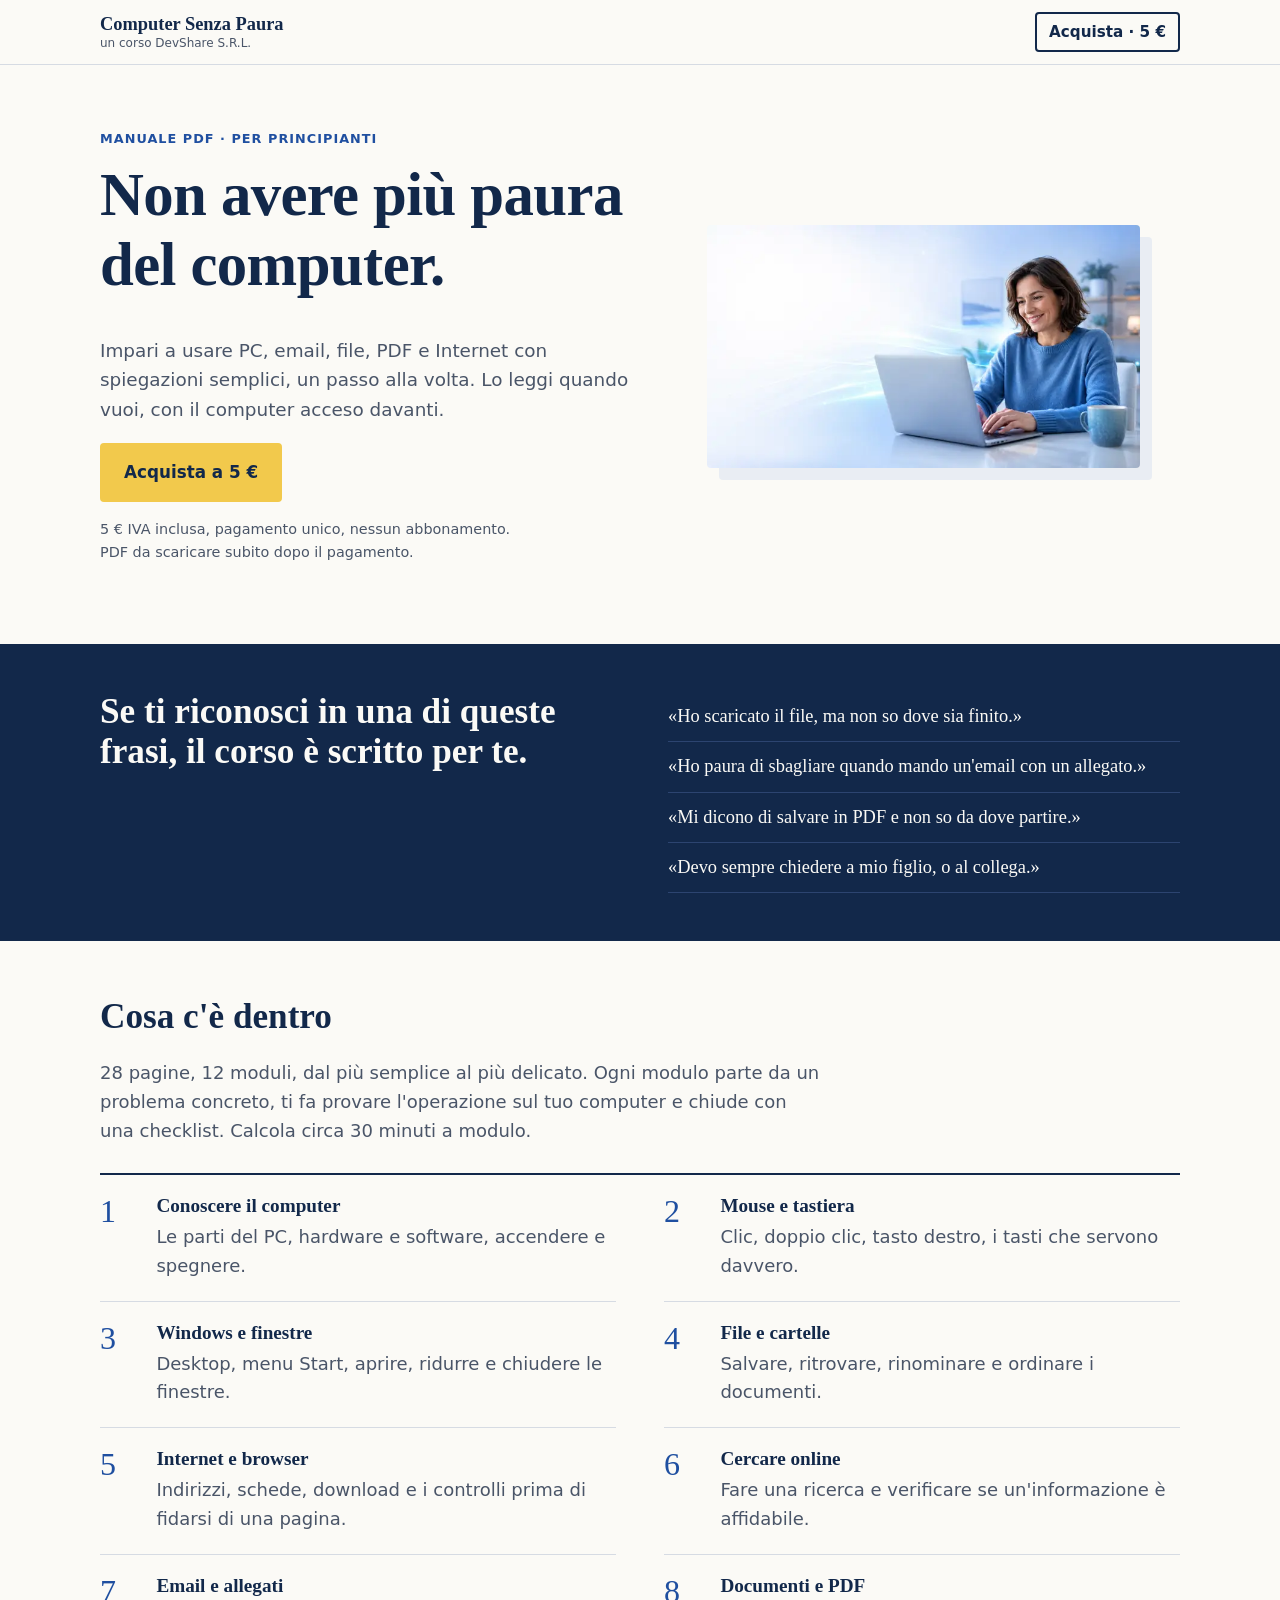
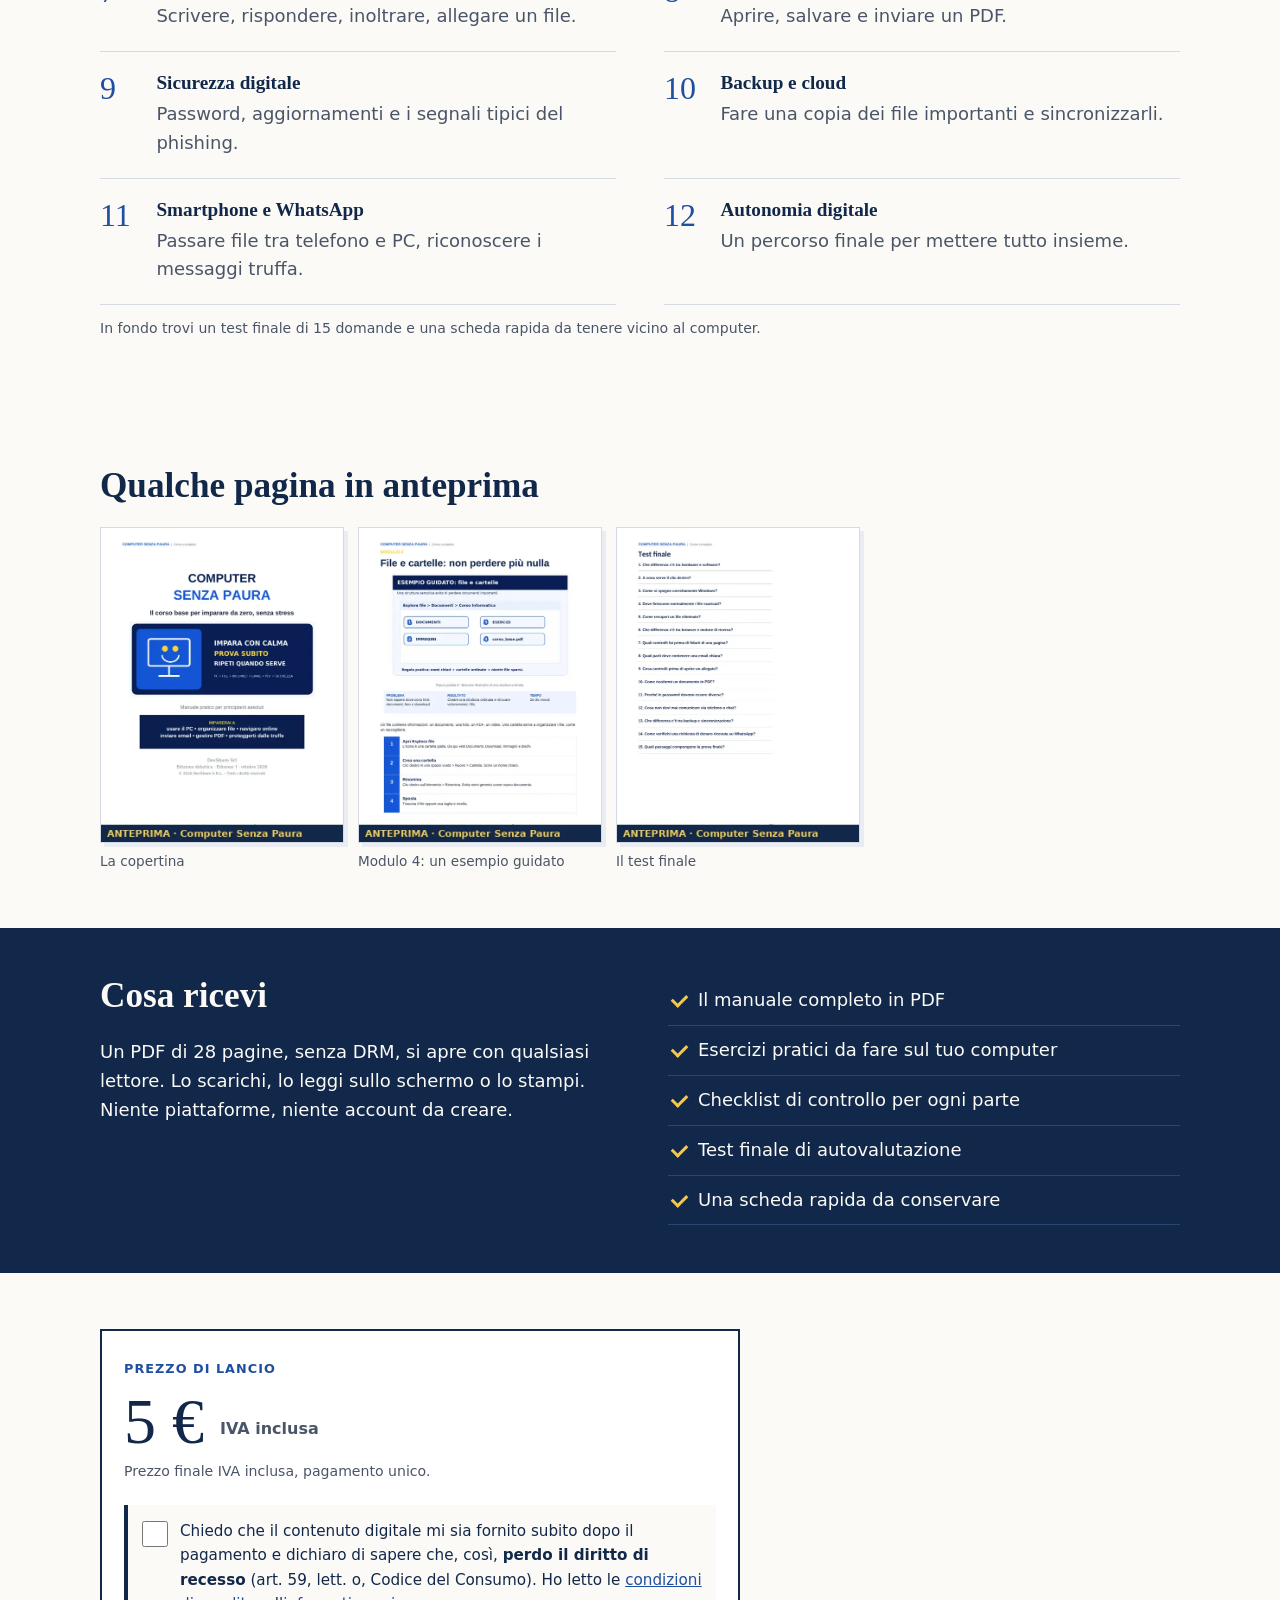
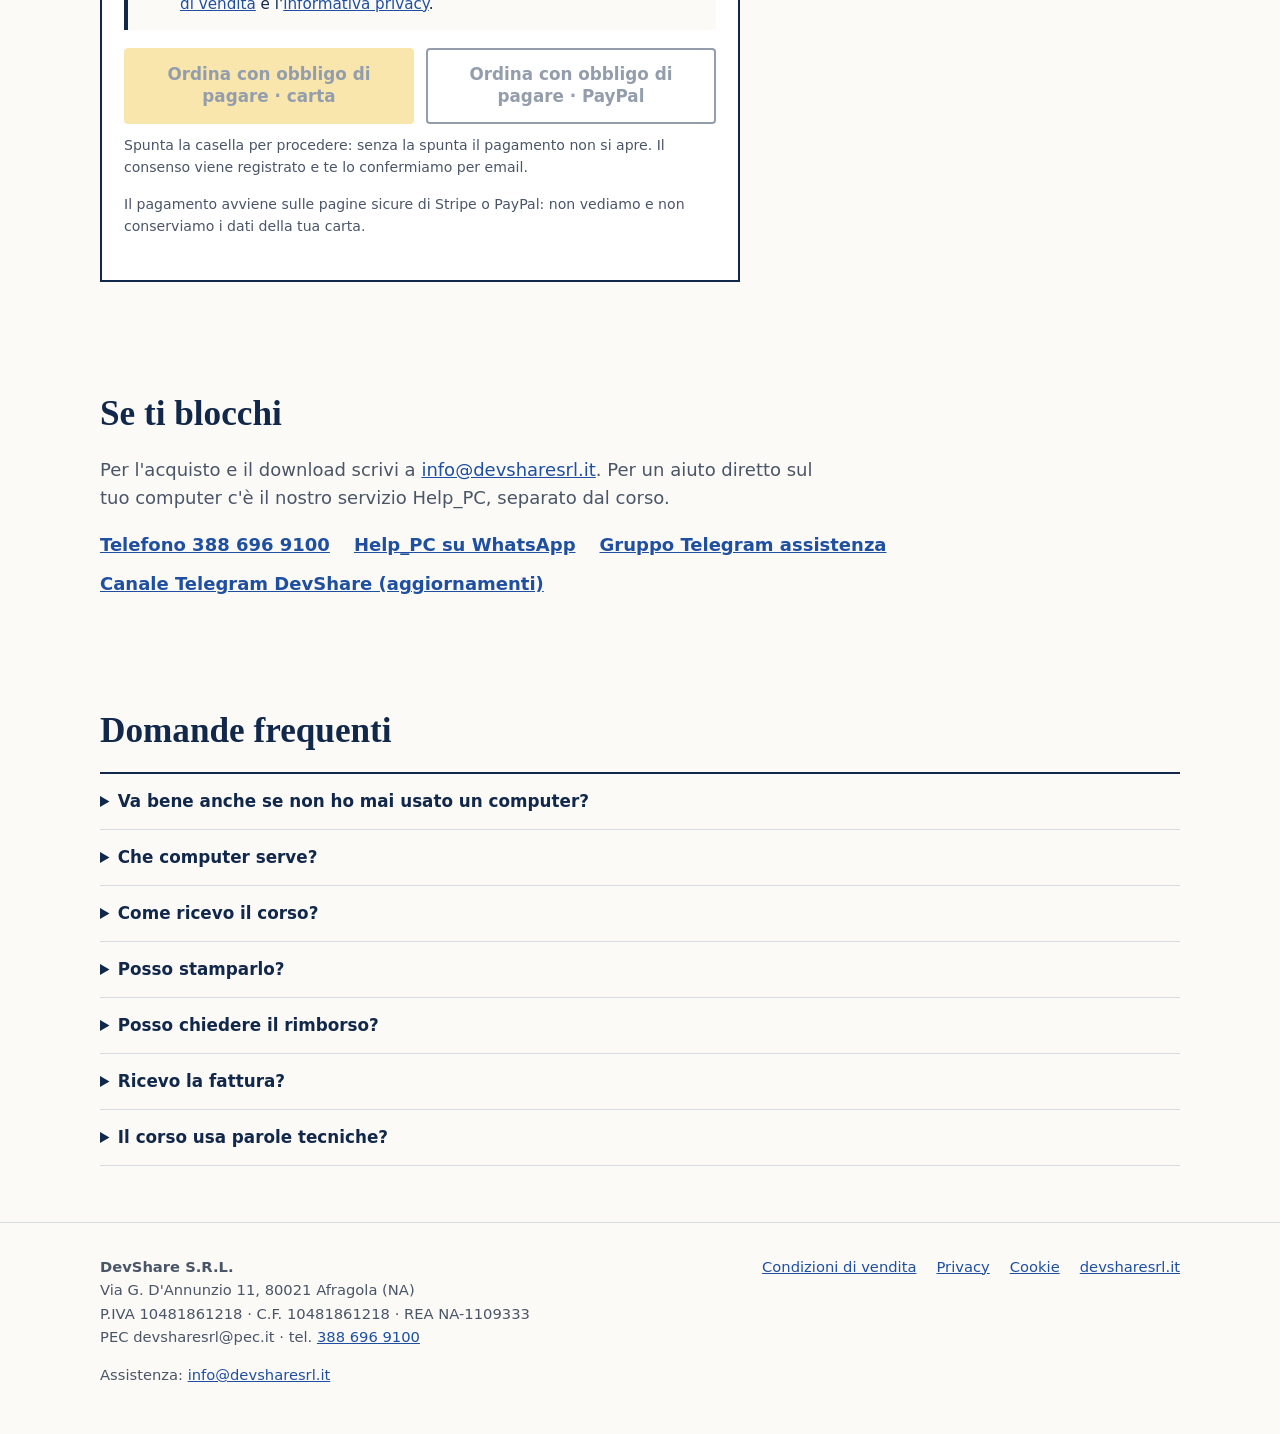
<file: vlrifw44kqo34eb7luow/index.html>
<!doctype html>
<html lang="it">
<head>
<meta charset="utf-8">
<meta name="viewport" content="width=device-width, initial-scale=1">
<meta http-equiv="Content-Security-Policy" content="default-src 'self'; script-src 'self'; style-src 'self'; img-src 'self' data:; font-src 'self'; connect-src 'self'; object-src 'none'; base-uri 'self'; form-action 'self' https://buy.stripe.com https://www.paypal.com; upgrade-insecure-requests">
<meta name="referrer" content="strict-origin-when-cross-origin">
<meta property="og:title" content="Computer Senza Paura · corso PDF per principianti">
<meta property="og:description" content="12 moduli, esercizi, checklist e test finale. 5 €.">
<meta property="og:type" content="product">
<meta name="robots" content="noindex, nofollow, noarchive">
<title>Computer Senza Paura · corso PDF per principianti · 5 €</title>
<meta name="description" content="Manuale PDF per chi parte da zero: file e cartelle, email e allegati, PDF, Internet con prudenza. Esercizi e checklist. 5 €, di DevShare S.R.L.">
<link rel="icon" href="assets/favicon.svg" type="image/svg+xml">
<link rel="stylesheet" href="styles.css">
</head>
<body>
<a class="skip" href="#main">Vai al contenuto</a>
<header class="top">
  <div class="wrap top-in">
    <a class="brand" href="./">Computer Senza Paura<small>un corso DevShare S.R.L.</small></a>
    <a class="top-buy" href="#acquista">Acquista · 5 €</a>
  </div>
</header>

<main id="main">
<section class="hero wrap">
  <div class="hero-text">
    <p class="kicker">Manuale PDF · per principianti</p>
    <h1>Non avere più paura del computer.</h1>
    <p class="lead">Impari a usare PC, email, file, PDF e Internet con spiegazioni semplici, un passo alla volta. Lo leggi quando vuoi, con il computer acceso davanti.</p>
    <div class="price-row">
      <a class="btn" href="#acquista">Acquista a 5 €</a>
      <p class="price-note">5 € IVA inclusa, pagamento unico, nessun abbonamento.<br>PDF da scaricare subito dopo il pagamento.</p>
    </div>
  </div>
  <figure class="hero-img">
    <picture>
      <source type="image/webp" srcset="assets/img/foto-720.webp 720w, assets/img/foto-1280.webp 1280w" sizes="(min-width: 900px) 560px, 100vw">
      <img src="assets/img/foto-720.jpg" width="720" height="405" alt="Una persona alla scrivania davanti a un computer portatile" fetchpriority="high">
    </picture>
  </figure>
</section>

<section class="band">
  <div class="wrap two">
    <h2>Se ti riconosci in una di queste frasi, il corso è scritto per te.</h2>
    <ul class="plain">
      <li>«Ho scaricato il file, ma non so dove sia finito.»</li>
      <li>«Ho paura di sbagliare quando mando un'email con un allegato.»</li>
      <li>«Mi dicono di salvare in PDF e non so da dove partire.»</li>
      <li>«Devo sempre chiedere a mio figlio, o al collega.»</li>
    </ul>
  </div>
</section>

<section class="wrap section" id="programma">
  <h2>Cosa c'è dentro</h2>
  <p class="intro">28 pagine, 12 moduli, dal più semplice al più delicato. Ogni modulo parte da un problema concreto, ti fa provare l'operazione sul tuo computer e chiude con una checklist. Calcola circa 30 minuti a modulo.</p>
  <ol class="chapters">
    <li><span class="n">1</span><div><h3>Conoscere il computer</h3><p>Le parti del PC, hardware e software, accendere e spegnere.</p></div></li>
    <li><span class="n">2</span><div><h3>Mouse e tastiera</h3><p>Clic, doppio clic, tasto destro, i tasti che servono davvero.</p></div></li>
    <li><span class="n">3</span><div><h3>Windows e finestre</h3><p>Desktop, menu Start, aprire, ridurre e chiudere le finestre.</p></div></li>
    <li><span class="n">4</span><div><h3>File e cartelle</h3><p>Salvare, ritrovare, rinominare e ordinare i documenti.</p></div></li>
    <li><span class="n">5</span><div><h3>Internet e browser</h3><p>Indirizzi, schede, download e i controlli prima di fidarsi di una pagina.</p></div></li>
    <li><span class="n">6</span><div><h3>Cercare online</h3><p>Fare una ricerca e verificare se un'informazione è affidabile.</p></div></li>
    <li><span class="n">7</span><div><h3>Email e allegati</h3><p>Scrivere, rispondere, inoltrare, allegare un file.</p></div></li>
    <li><span class="n">8</span><div><h3>Documenti e PDF</h3><p>Aprire, salvare e inviare un PDF.</p></div></li>
    <li><span class="n">9</span><div><h3>Sicurezza digitale</h3><p>Password, aggiornamenti e i segnali tipici del phishing.</p></div></li>
    <li><span class="n">10</span><div><h3>Backup e cloud</h3><p>Fare una copia dei file importanti e sincronizzarli.</p></div></li>
    <li><span class="n">11</span><div><h3>Smartphone e WhatsApp</h3><p>Passare file tra telefono e PC, riconoscere i messaggi truffa.</p></div></li>
    <li><span class="n">12</span><div><h3>Autonomia digitale</h3><p>Un percorso finale per mettere tutto insieme.</p></div></li>
  </ol>
  <p class="small">In fondo trovi un test finale di 15 domande e una scheda rapida da tenere vicino al computer.</p>
</section>

<section class="wrap section" id="anteprima">
  <h2>Qualche pagina in anteprima</h2>
  <div class="pages">
    <figure class="page"><img src="assets/img/anteprima-p1.webp" width="560" height="725" loading="lazy" alt="Copertina del manuale Computer Senza Paura"><figcaption>La copertina</figcaption></figure>
    <figure class="page"><img src="assets/img/anteprima-p9.webp" width="560" height="725" loading="lazy" alt="Pagina del modulo 4, File e cartelle, con un esempio guidato"><figcaption>Modulo 4: un esempio guidato</figcaption></figure>
    <figure class="page"><img src="assets/img/anteprima-p27.webp" width="560" height="725" loading="lazy" alt="Pagina del test finale con le domande di autovalutazione"><figcaption>Il test finale</figcaption></figure>
  </div>
</section>

<section class="band">
  <div class="wrap two">
    <div>
      <h2>Cosa ricevi</h2>
      <p>Un PDF di 28 pagine, senza DRM, si apre con qualsiasi lettore. Lo scarichi, lo leggi sullo schermo o lo stampi. Niente piattaforme, niente account da creare.</p>
    </div>
    <ul class="checks">
      <li>Il manuale completo in PDF</li>
      <li>Esercizi pratici da fare sul tuo computer</li>
      <li>Checklist di controllo per ogni parte</li>
      <li>Test finale di autovalutazione</li>
      <li>Una scheda rapida da conservare</li>
    </ul>
  </div>
</section>

<section class="wrap section buy" id="acquista">
  <div class="buy-box">
    <p class="kicker">Prezzo di lancio</p>
    <p class="big-price">5 € <span class="iva">IVA inclusa</span></p>
    <p class="small">Prezzo finale IVA inclusa, pagamento unico.</p>
    <form class="consent-form" id="ordine" action="grazie-demo/" method="get">
      <div class="consent">
        <input type="checkbox" id="consenso" name="consenso" value="1" required aria-describedby="pay-hint">
        <label for="consenso">Chiedo che il contenuto digitale mi sia fornito subito dopo il pagamento e dichiaro di sapere che, così, <strong>perdo il diritto di recesso</strong> (art. 59, lett. o, Codice del Consumo). Ho letto le <a href="legal/termini.html">condizioni di vendita</a> e l'<a href="legal/privacy.html">informativa privacy</a>.</label>
      </div>
      <div class="pay" id="pay">
        <button class="btn pay-btn" type="submit" name="m" value="stripe">Ordina con obbligo di pagare · carta</button>
        <button class="btn btn-alt pay-btn" type="submit" name="m" value="paypal">Ordina con obbligo di pagare · PayPal</button>
      </div>
    </form>
    <p class="small" id="pay-hint">Spunta la casella per procedere: senza la spunta il pagamento non si apre. Il consenso viene registrato e te lo confermiamo per email.</p>
        <p class="small">Il pagamento avviene sulle pagine sicure di Stripe o PayPal: non vediamo e non conserviamo i dati della tua carta.</p>
  </div>
</section>


<section class="wrap section" id="assistenza">
  <h2>Se ti blocchi</h2>
  <p class="intro">Per l'acquisto e il download scrivi a <a href="mailto:info@devsharesrl.it">info@devsharesrl.it</a>. Per un aiuto diretto sul tuo computer c'è il nostro servizio Help_PC, separato dal corso.</p>
  <ul class="links">
    <li><a href="tel:+393886969100">Telefono 388 696 9100</a></li>
    <li><a href="https://wa.me/393508451644" rel="noopener noreferrer">Help_PC su WhatsApp</a></li>
    <li><a href="https://t.me/+-H-W5kGGcoAzOGQ0" rel="noopener noreferrer">Gruppo Telegram assistenza</a></li>
    <li><a href="https://t.me/devshareac" rel="noopener noreferrer">Canale Telegram DevShare (aggiornamenti)</a></li>
  </ul>
</section>

<section class="wrap section" id="faq">
  <h2>Domande frequenti</h2>
  <details><summary>Va bene anche se non ho mai usato un computer?</summary><p>Sì. Il corso parte dall'accensione del PC e da come si usa il mouse.</p></details>
  <details><summary>Che computer serve?</summary><p>Un normale computer con Windows. Gli esempi sono fatti su Windows; su Mac molti passaggi sono simili, ma le schermate sono diverse.</p></details>
  <details><summary>Come ricevo il corso?</summary><p>Dopo il pagamento si apre una pagina con il pulsante per scaricare il PDF e ti arriva un'email di conferma con lo stesso link e le condizioni di vendita. Ti consigliamo di salvarlo subito sul computer. Se qualcosa va storto, scrivi a info@devsharesrl.it indicando l'email usata per pagare.</p></details>
  <details><summary>Posso stamparlo?</summary><p>Sì, per uso personale.</p></details>
  <details><summary>Posso chiedere il rimborso?</summary><p>Trattandosi di contenuto digitale fornito subito, con il tuo consenso espresso il diritto di recesso non si applica. Se il file è danneggiato o non riesci a scaricarlo, te lo rimandiamo noi.</p></details>
  <details><summary>Ricevo la fattura?</summary><p>Sì. Se ti serve la fattura con i tuoi dati fiscali, scrivi a info@devsharesrl.it dopo l'acquisto.</p></details>
  <details><summary>Il corso usa parole tecniche?</summary><p>Solo quando servono, e ogni volta sono spiegate.</p></details>
</section>
</main>

<footer class="foot">
  <div class="wrap foot-in">
    <div>
      <p><strong>DevShare S.R.L.</strong><br>Via G. D'Annunzio 11, 80021 Afragola (NA)<br>P.IVA 10481861218 · C.F. 10481861218 · REA NA-1109333<br>PEC devsharesrl@pec.it · tel. <a href="tel:+393886969100">388 696 9100</a></p>
      <p>Assistenza: <a href="mailto:info@devsharesrl.it">info@devsharesrl.it</a></p>
    </div>
    <ul class="foot-links">
      <li><a href="legal/termini.html">Condizioni di vendita</a></li>
      <li><a href="legal/privacy.html">Privacy</a></li>
      <li><a href="legal/cookie.html">Cookie</a></li>
      <li><a href="https://www.devsharesrl.it" rel="noopener noreferrer">devsharesrl.it</a></li>
    </ul>
  </div>
</footer>
<script src="app.js"></script>
</body>
</html>
</file>
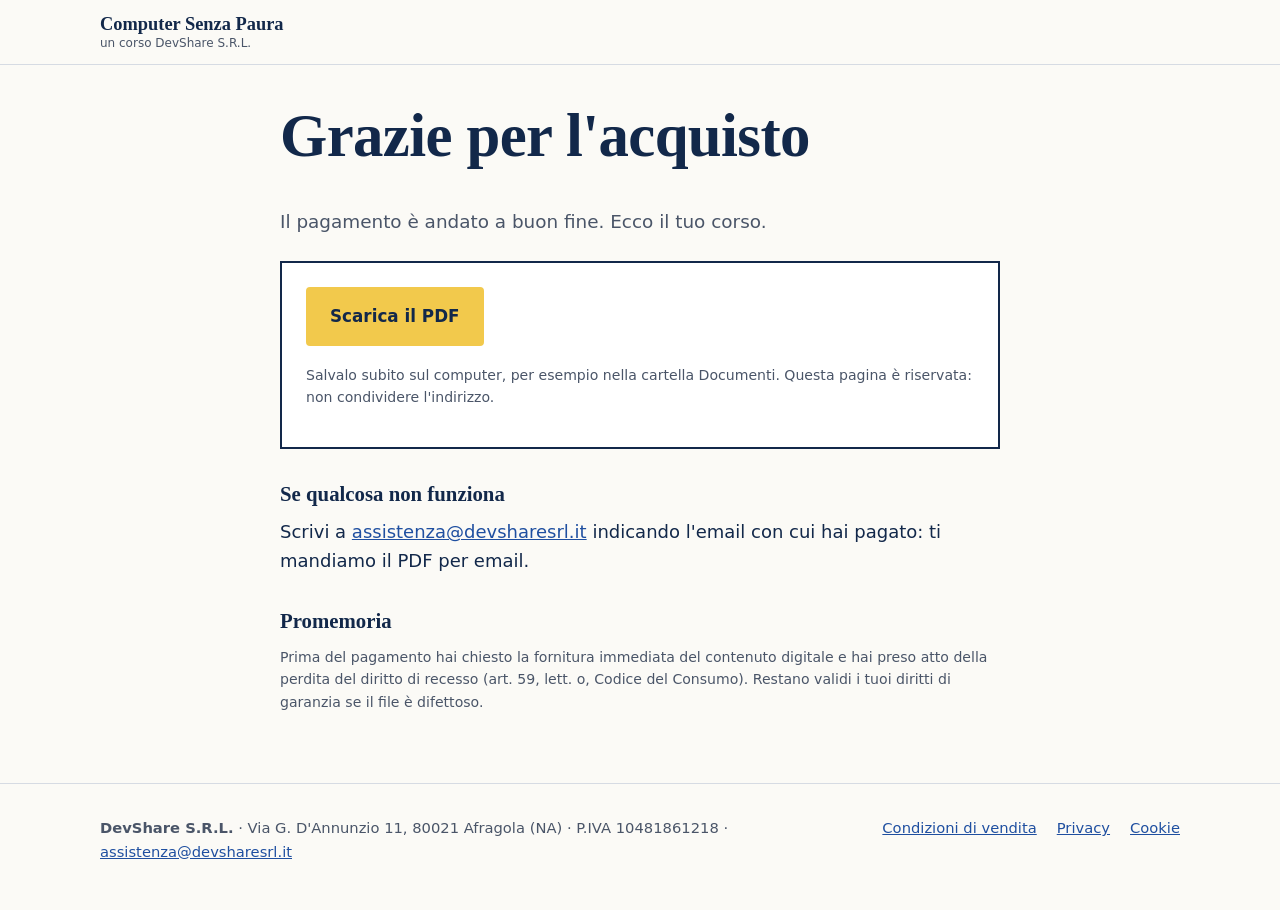
<file: vlrifw44kqo34eb7luow/grazie-9fqk2m7xw4c8hd3rv1pz6tna/index.html>
<!doctype html>
<html lang="it">
<head>
<meta charset="utf-8">
<meta name="viewport" content="width=device-width, initial-scale=1">
<meta http-equiv="Content-Security-Policy" content="default-src 'self'; script-src 'self'; style-src 'self'; img-src 'self' data:; font-src 'self'; connect-src 'none'; object-src 'none'; base-uri 'self'; form-action 'none'; upgrade-insecure-requests">
<meta name="referrer" content="no-referrer">
<meta name="robots" content="noindex, nofollow, noarchive">
<title>Grazie per l'acquisto · Computer Senza Paura</title>
<link rel="icon" href="../assets/favicon.svg" type="image/svg+xml">
<link rel="stylesheet" href="../styles.css">
</head>
<body>
<header class="top"><div class="wrap top-in"><a class="brand" href="../">Computer Senza Paura<small>un corso DevShare S.R.L.</small></a></div></header>
<main class="wrap doc">
<h1>Grazie per l'acquisto</h1>
<p class="lead">Il pagamento è andato a buon fine. Ecco il tuo corso.</p>
<div class="download">
<p><a class="btn" href="prova-placeholder.pdf" download>Scarica il PDF</a></p>
<p class="small">Salvalo subito sul computer, per esempio nella cartella Documenti. Questa pagina è riservata: non condividere l'indirizzo.</p>
</div>
<h2>Se qualcosa non funziona</h2>
<p>Scrivi a <a href="mailto:assistenza@devsharesrl.it">assistenza@devsharesrl.it</a> indicando l'email con cui hai pagato: ti mandiamo il PDF per email.</p>
<h2>Promemoria</h2>
<p class="small">Prima del pagamento hai chiesto la fornitura immediata del contenuto digitale e hai preso atto della perdita del diritto di recesso (art. 59, lett. o, Codice del Consumo). Restano validi i tuoi diritti di garanzia se il file è difettoso.</p>
</main>
<footer class="foot"><div class="wrap foot-in"><div><p><strong>DevShare S.R.L.</strong> · Via G. D'Annunzio 11, 80021 Afragola (NA) · P.IVA 10481861218 · <a href="mailto:assistenza@devsharesrl.it">assistenza@devsharesrl.it</a></p></div>
<ul class="foot-links"><li><a href="../legal/termini.html">Condizioni di vendita</a></li><li><a href="../legal/privacy.html">Privacy</a></li><li><a href="../legal/cookie.html">Cookie</a></li></ul></div></footer>
</body>
</html>
</file>
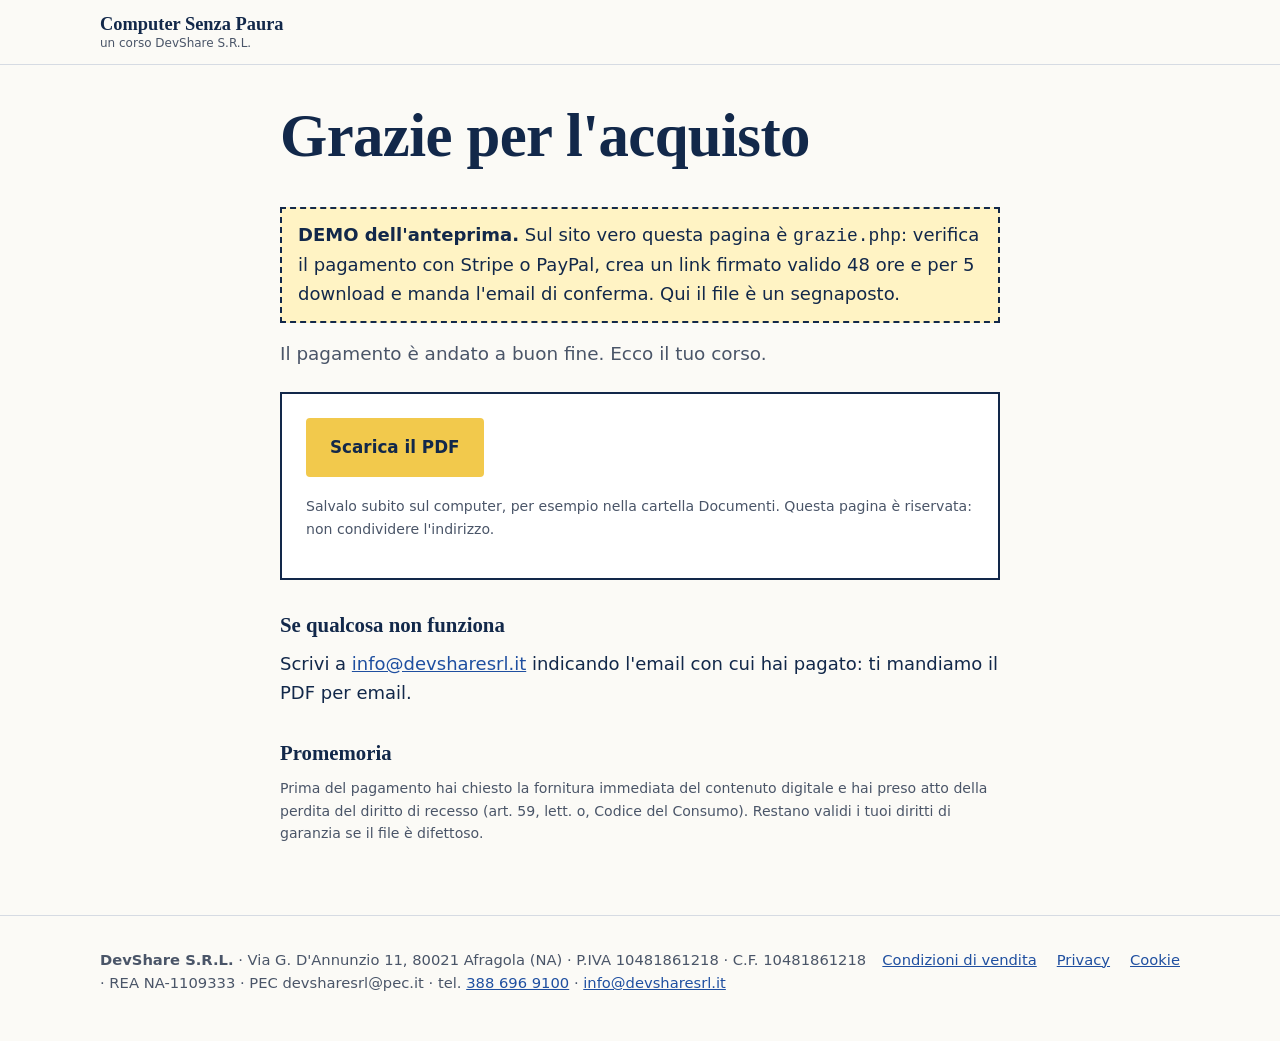
<file: vlrifw44kqo34eb7luow/grazie-demo/index.html>
<!doctype html>
<html lang="it">
<head>
<meta charset="utf-8">
<meta name="viewport" content="width=device-width, initial-scale=1">
<meta http-equiv="Content-Security-Policy" content="default-src 'self'; script-src 'self'; style-src 'self'; img-src 'self' data:; font-src 'self'; connect-src 'self'; object-src 'none'; base-uri 'self'; form-action 'none'; upgrade-insecure-requests">
<meta name="referrer" content="no-referrer">
<meta name="robots" content="noindex, nofollow, noarchive">
<title>Grazie per l'acquisto · Computer Senza Paura</title>
<link rel="icon" href="../assets/favicon.svg" type="image/svg+xml">
<link rel="stylesheet" href="../styles.css">
</head>
<body>
<header class="top"><div class="wrap top-in"><a class="brand" href="../">Computer Senza Paura<small>un corso DevShare S.R.L.</small></a></div></header>
<main class="wrap doc">
<h1>Grazie per l'acquisto</h1>
<p class="demo"><strong>DEMO dell'anteprima.</strong> Sul sito vero questa pagina è <code>grazie.php</code>: verifica il pagamento con Stripe o PayPal, crea un link firmato valido 48 ore e per 5 download e manda l'email di conferma. Qui il file è un segnaposto.</p>
<p class="lead">Il pagamento è andato a buon fine. Ecco il tuo corso.</p>
<div class="download">
<p><a class="btn" href="esempio-segnaposto.pdf" download>Scarica il PDF</a></p>
<p class="small">Salvalo subito sul computer, per esempio nella cartella Documenti. Questa pagina è riservata: non condividere l'indirizzo.</p>
</div>
<h2>Se qualcosa non funziona</h2>
<p>Scrivi a <a href="mailto:info@devsharesrl.it">info@devsharesrl.it</a> indicando l'email con cui hai pagato: ti mandiamo il PDF per email.</p>
<h2>Promemoria</h2>
<p class="small">Prima del pagamento hai chiesto la fornitura immediata del contenuto digitale e hai preso atto della perdita del diritto di recesso (art. 59, lett. o, Codice del Consumo). Restano validi i tuoi diritti di garanzia se il file è difettoso.</p>
</main>
<footer class="foot"><div class="wrap foot-in"><div><p><strong>DevShare S.R.L.</strong> · Via G. D'Annunzio 11, 80021 Afragola (NA) · P.IVA 10481861218 · C.F. 10481861218 · REA NA-1109333 · PEC devsharesrl@pec.it · tel. <a href="tel:+393886969100">388 696 9100</a> · <a href="mailto:info@devsharesrl.it">info@devsharesrl.it</a></p></div>
<ul class="foot-links"><li><a href="../legal/termini.html">Condizioni di vendita</a></li><li><a href="../legal/privacy.html">Privacy</a></li><li><a href="../legal/cookie.html">Cookie</a></li></ul></div></footer>
</body>
</html>
</file>
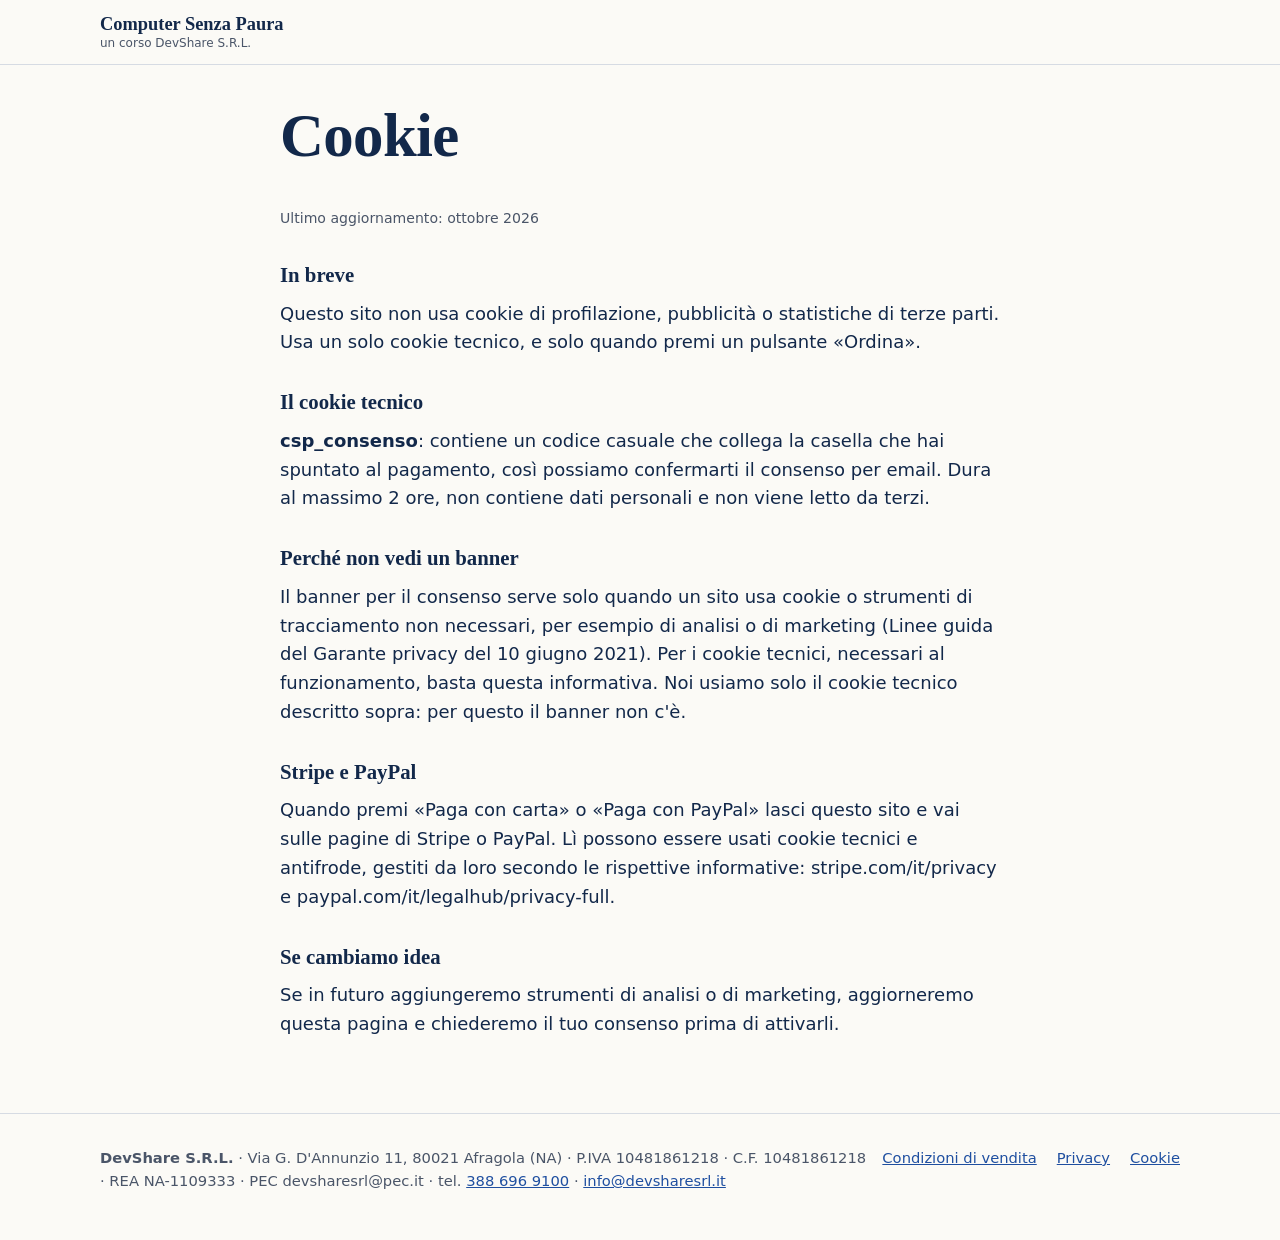
<file: vlrifw44kqo34eb7luow/legal/cookie.html>
<!doctype html>
<html lang="it">
<head>
<meta charset="utf-8">
<meta name="viewport" content="width=device-width, initial-scale=1">
<meta http-equiv="Content-Security-Policy" content="default-src 'self'; script-src 'self'; style-src 'self'; img-src 'self' data:; font-src 'self'; connect-src 'self'; object-src 'none'; base-uri 'self'; form-action 'none'; upgrade-insecure-requests">
<meta name="referrer" content="strict-origin-when-cross-origin">
<meta name="robots" content="noindex, nofollow, noarchive">
<meta name="description" content="Cookie di Computer Senza Paura: un solo cookie tecnico, nessun tracker, nessun banner.">
<title>Cookie · Computer Senza Paura</title>
<link rel="icon" href="../assets/favicon.svg" type="image/svg+xml">
<link rel="stylesheet" href="../styles.css">
</head>
<body>
<header class="top"><div class="wrap top-in"><a class="brand" href="../">Computer Senza Paura<small>un corso DevShare S.R.L.</small></a></div></header>
<main class="wrap doc">
<h1>Cookie</h1>
<p class="small">Ultimo aggiornamento: ottobre 2026</p>
<h2>In breve</h2>
<p>Questo sito non usa cookie di profilazione, pubblicità o statistiche di terze parti. Usa un solo cookie tecnico, e solo quando premi un pulsante «Ordina».</p>
<h2>Il cookie tecnico</h2>
<p><strong>csp_consenso</strong>: contiene un codice casuale che collega la casella che hai spuntato al pagamento, così possiamo confermarti il consenso per email. Dura al massimo 2 ore, non contiene dati personali e non viene letto da terzi.</p>
<h2>Perché non vedi un banner</h2>
<p>Il banner per il consenso serve solo quando un sito usa cookie o strumenti di tracciamento non necessari, per esempio di analisi o di marketing (Linee guida del Garante privacy del 10 giugno 2021). Per i cookie tecnici, necessari al funzionamento, basta questa informativa. Noi usiamo solo il cookie tecnico descritto sopra: per questo il banner non c'è.</p>
<h2>Stripe e PayPal</h2>
<p>Quando premi «Paga con carta» o «Paga con PayPal» lasci questo sito e vai sulle pagine di Stripe o PayPal. Lì possono essere usati cookie tecnici e antifrode, gestiti da loro secondo le rispettive informative: stripe.com/it/privacy e paypal.com/it/legalhub/privacy-full.</p>
<h2>Se cambiamo idea</h2>
<p>Se in futuro aggiungeremo strumenti di analisi o di marketing, aggiorneremo questa pagina e chiederemo il tuo consenso prima di attivarli.</p>
</main>
<footer class="foot"><div class="wrap foot-in"><div><p><strong>DevShare S.R.L.</strong> · Via G. D'Annunzio 11, 80021 Afragola (NA) · P.IVA 10481861218 · C.F. 10481861218 · REA NA-1109333 · PEC devsharesrl@pec.it · tel. <a href="tel:+393886969100">388 696 9100</a> · <a href="mailto:info@devsharesrl.it">info@devsharesrl.it</a></p></div>
<ul class="foot-links"><li><a href="../legal/termini.html">Condizioni di vendita</a></li><li><a href="../legal/privacy.html">Privacy</a></li><li><a href="../legal/cookie.html">Cookie</a></li></ul></div></footer>
</body>
</html>
</file>
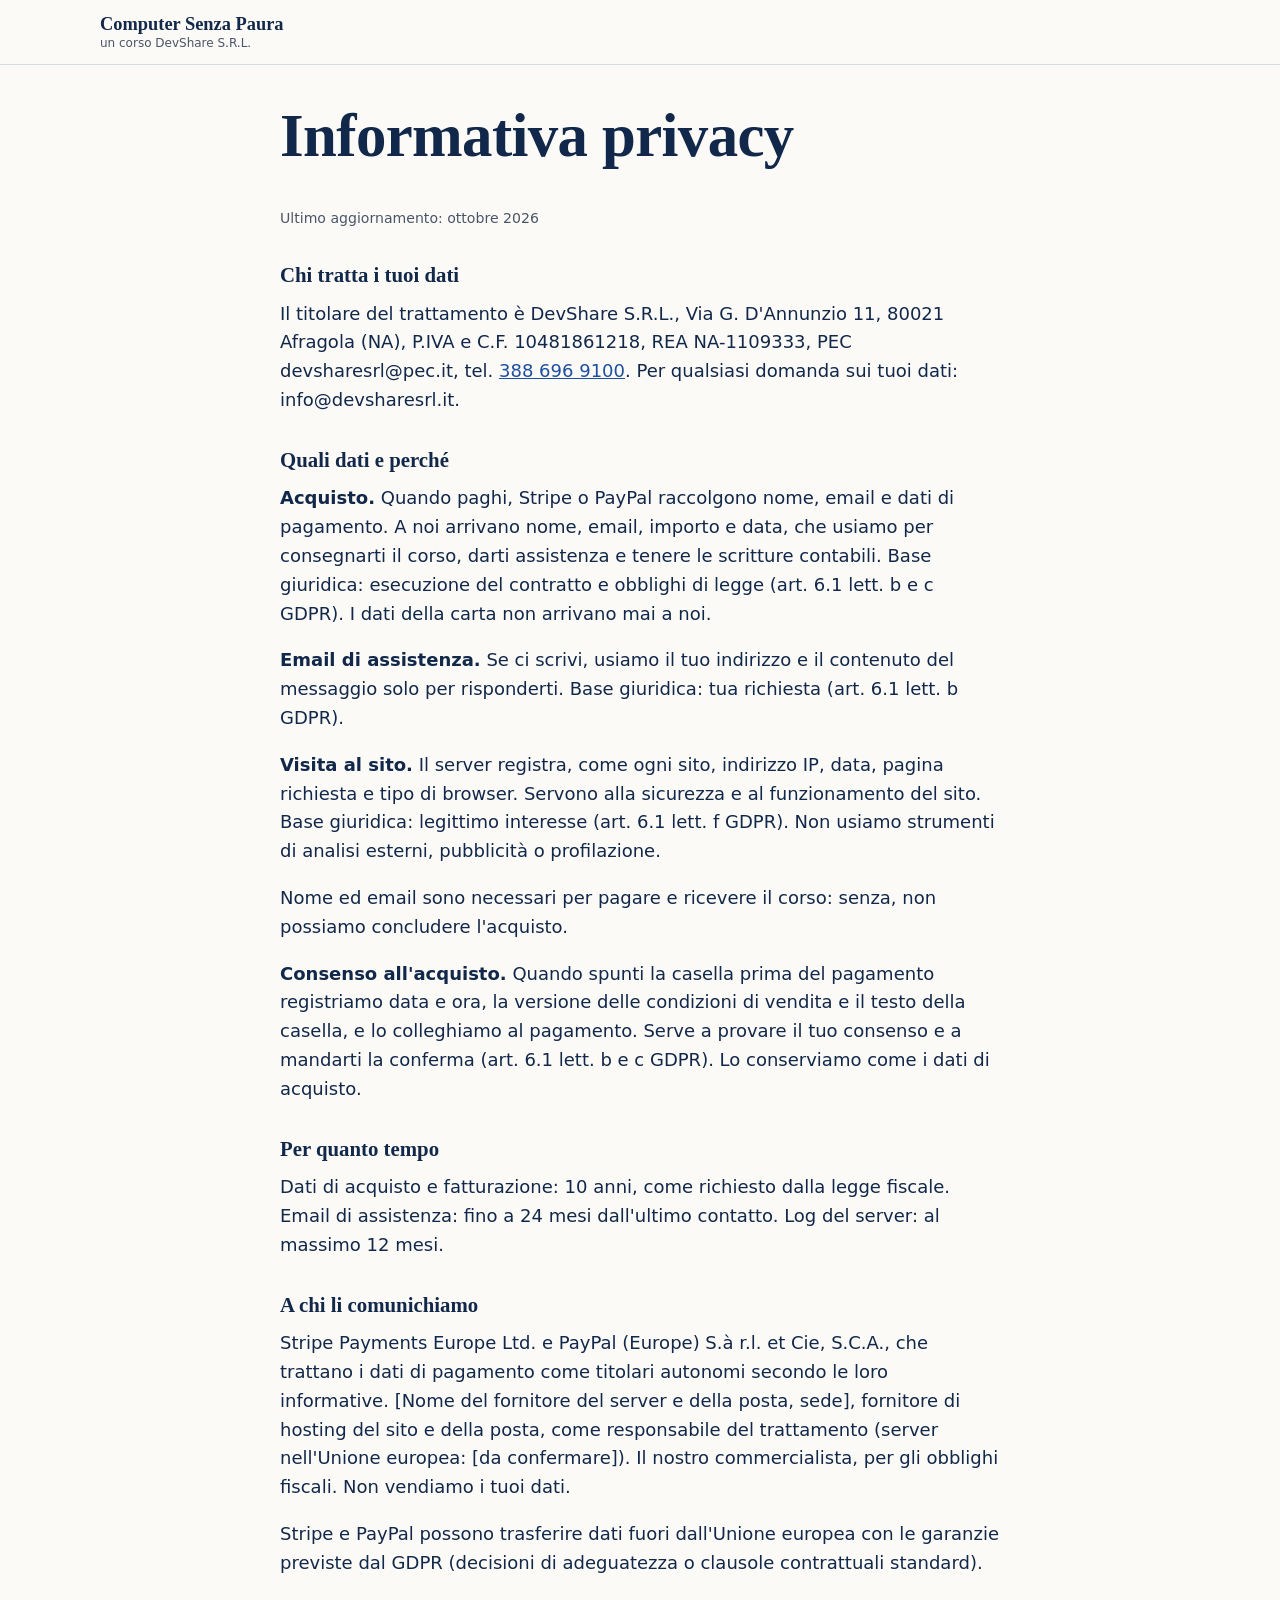
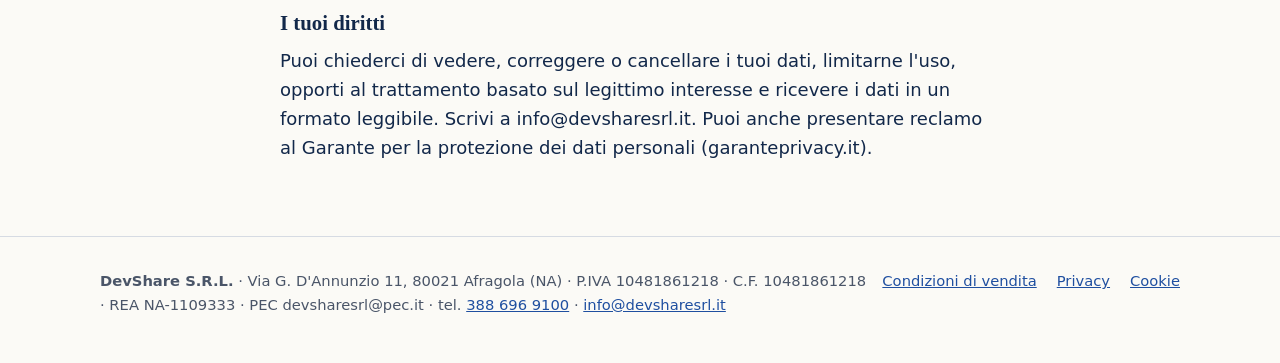
<file: vlrifw44kqo34eb7luow/legal/privacy.html>
<!doctype html>
<html lang="it">
<head>
<meta charset="utf-8">
<meta name="viewport" content="width=device-width, initial-scale=1">
<meta http-equiv="Content-Security-Policy" content="default-src 'self'; script-src 'self'; style-src 'self'; img-src 'self' data:; font-src 'self'; connect-src 'self'; object-src 'none'; base-uri 'self'; form-action 'none'; upgrade-insecure-requests">
<meta name="referrer" content="strict-origin-when-cross-origin">
<meta name="robots" content="noindex, nofollow, noarchive">
<meta name="description" content="Informativa privacy di Computer Senza Paura: quali dati tratta DevShare S.R.L., perché e per quanto tempo.">
<title>Informativa privacy · Computer Senza Paura</title>
<link rel="icon" href="../assets/favicon.svg" type="image/svg+xml">
<link rel="stylesheet" href="../styles.css">
</head>
<body>
<header class="top"><div class="wrap top-in"><a class="brand" href="../">Computer Senza Paura<small>un corso DevShare S.R.L.</small></a></div></header>
<main class="wrap doc">
<h1>Informativa privacy</h1>
<p class="small">Ultimo aggiornamento: ottobre 2026</p>
<h2>Chi tratta i tuoi dati</h2>
<p>Il titolare del trattamento è DevShare S.R.L., Via G. D'Annunzio 11, 80021 Afragola (NA), P.IVA e C.F. 10481861218, REA NA-1109333, PEC devsharesrl@pec.it, tel. <a href="tel:+393886969100">388 696 9100</a>. Per qualsiasi domanda sui tuoi dati: info@devsharesrl.it.</p>
<h2>Quali dati e perché</h2>
<p><strong>Acquisto.</strong> Quando paghi, Stripe o PayPal raccolgono nome, email e dati di pagamento. A noi arrivano nome, email, importo e data, che usiamo per consegnarti il corso, darti assistenza e tenere le scritture contabili. Base giuridica: esecuzione del contratto e obblighi di legge (art. 6.1 lett. b e c GDPR). I dati della carta non arrivano mai a noi.</p>
<p><strong>Email di assistenza.</strong> Se ci scrivi, usiamo il tuo indirizzo e il contenuto del messaggio solo per risponderti. Base giuridica: tua richiesta (art. 6.1 lett. b GDPR).</p>
<p><strong>Visita al sito.</strong> Il server registra, come ogni sito, indirizzo IP, data, pagina richiesta e tipo di browser. Servono alla sicurezza e al funzionamento del sito. Base giuridica: legittimo interesse (art. 6.1 lett. f GDPR). Non usiamo strumenti di analisi esterni, pubblicità o profilazione.</p>
<p>Nome ed email sono necessari per pagare e ricevere il corso: senza, non possiamo concludere l'acquisto.</p>
<p><strong>Consenso all'acquisto.</strong> Quando spunti la casella prima del pagamento registriamo data e ora, la versione delle condizioni di vendita e il testo della casella, e lo colleghiamo al pagamento. Serve a provare il tuo consenso e a mandarti la conferma (art. 6.1 lett. b e c GDPR). Lo conserviamo come i dati di acquisto.</p>
<h2>Per quanto tempo</h2>
<p>Dati di acquisto e fatturazione: 10 anni, come richiesto dalla legge fiscale. Email di assistenza: fino a 24 mesi dall'ultimo contatto. Log del server: al massimo 12 mesi.</p>
<h2>A chi li comunichiamo</h2>
<p>Stripe Payments Europe Ltd. e PayPal (Europe) S.à r.l. et Cie, S.C.A., che trattano i dati di pagamento come titolari autonomi secondo le loro informative. [Nome del fornitore del server e della posta, sede], fornitore di hosting del sito e della posta, come responsabile del trattamento (server nell'Unione europea: [da confermare]). Il nostro commercialista, per gli obblighi fiscali. Non vendiamo i tuoi dati.</p>
<p>Stripe e PayPal possono trasferire dati fuori dall'Unione europea con le garanzie previste dal GDPR (decisioni di adeguatezza o clausole contrattuali standard).</p>
<h2>I tuoi diritti</h2>
<p>Puoi chiederci di vedere, correggere o cancellare i tuoi dati, limitarne l'uso, opporti al trattamento basato sul legittimo interesse e ricevere i dati in un formato leggibile. Scrivi a info@devsharesrl.it. Puoi anche presentare reclamo al Garante per la protezione dei dati personali (garanteprivacy.it).</p>
</main>
<footer class="foot"><div class="wrap foot-in"><div><p><strong>DevShare S.R.L.</strong> · Via G. D'Annunzio 11, 80021 Afragola (NA) · P.IVA 10481861218 · C.F. 10481861218 · REA NA-1109333 · PEC devsharesrl@pec.it · tel. <a href="tel:+393886969100">388 696 9100</a> · <a href="mailto:info@devsharesrl.it">info@devsharesrl.it</a></p></div>
<ul class="foot-links"><li><a href="../legal/termini.html">Condizioni di vendita</a></li><li><a href="../legal/privacy.html">Privacy</a></li><li><a href="../legal/cookie.html">Cookie</a></li></ul></div></footer>
</body>
</html>
</file>
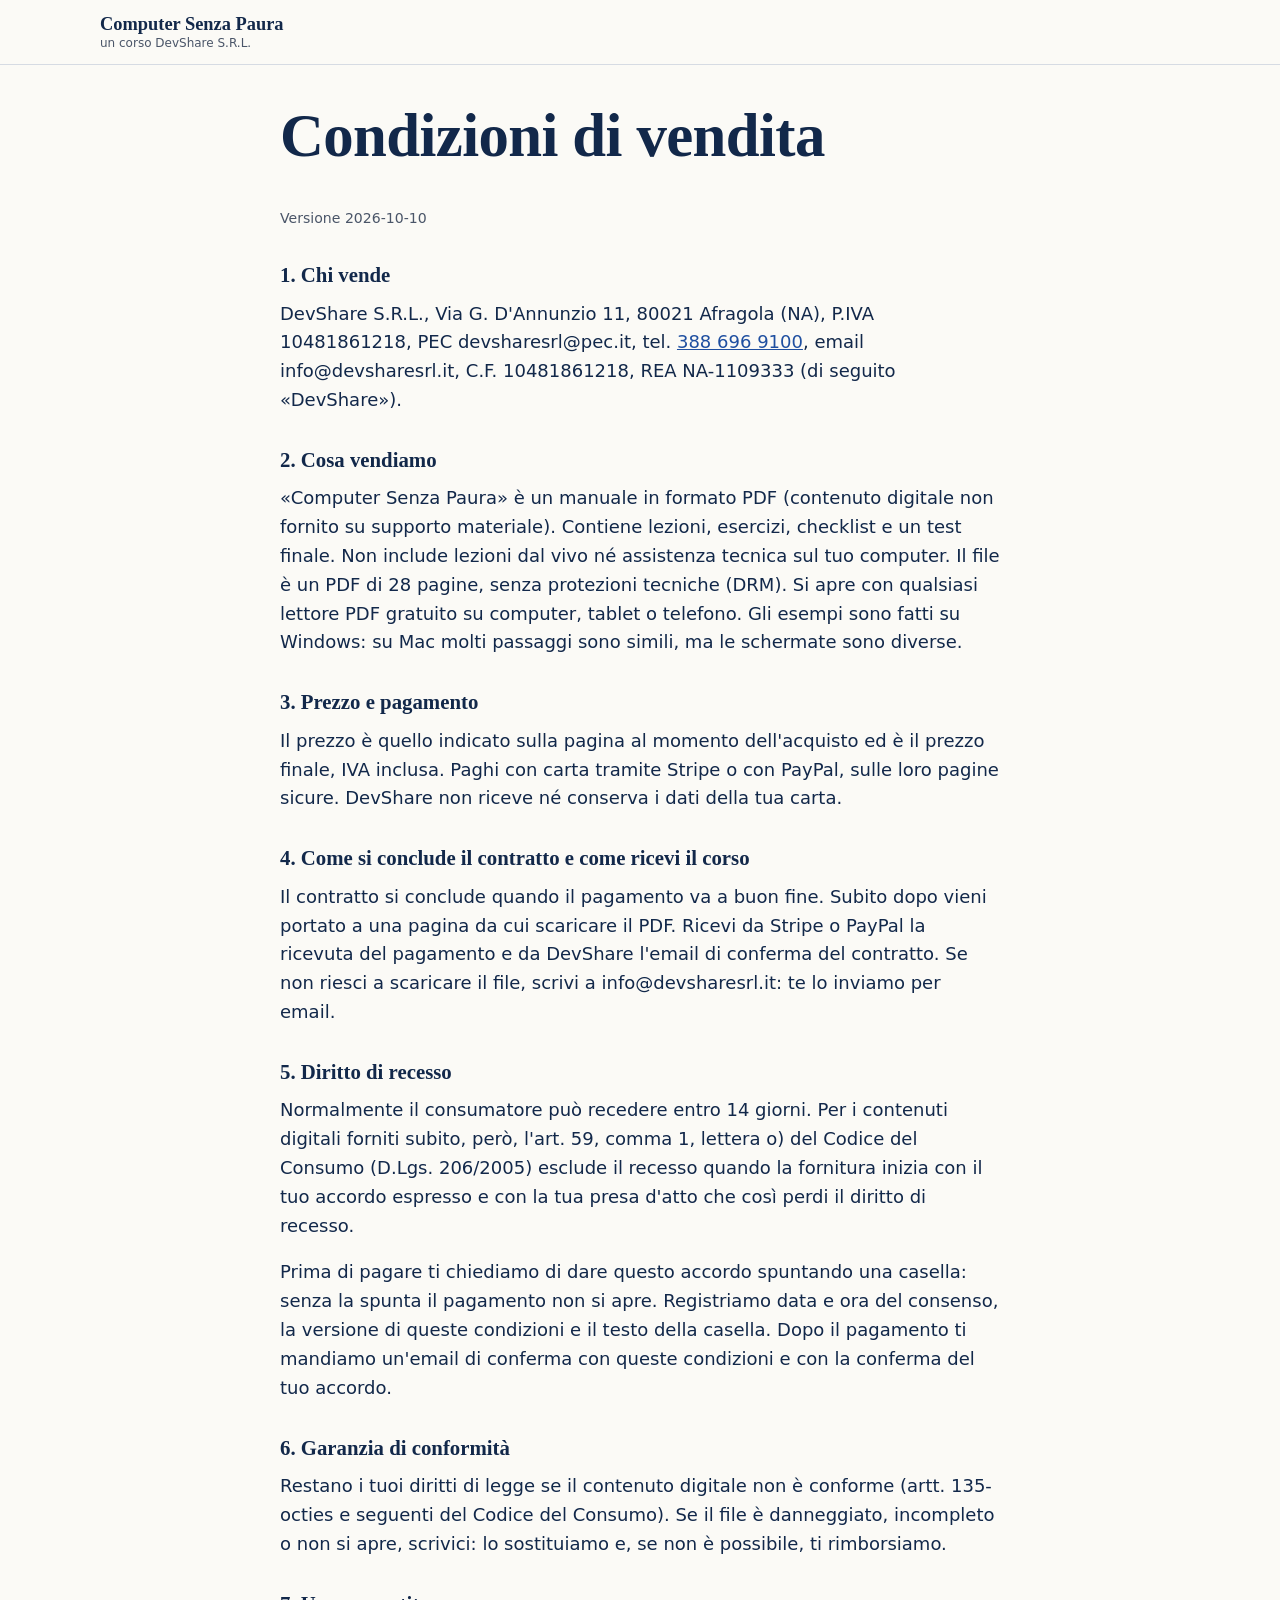
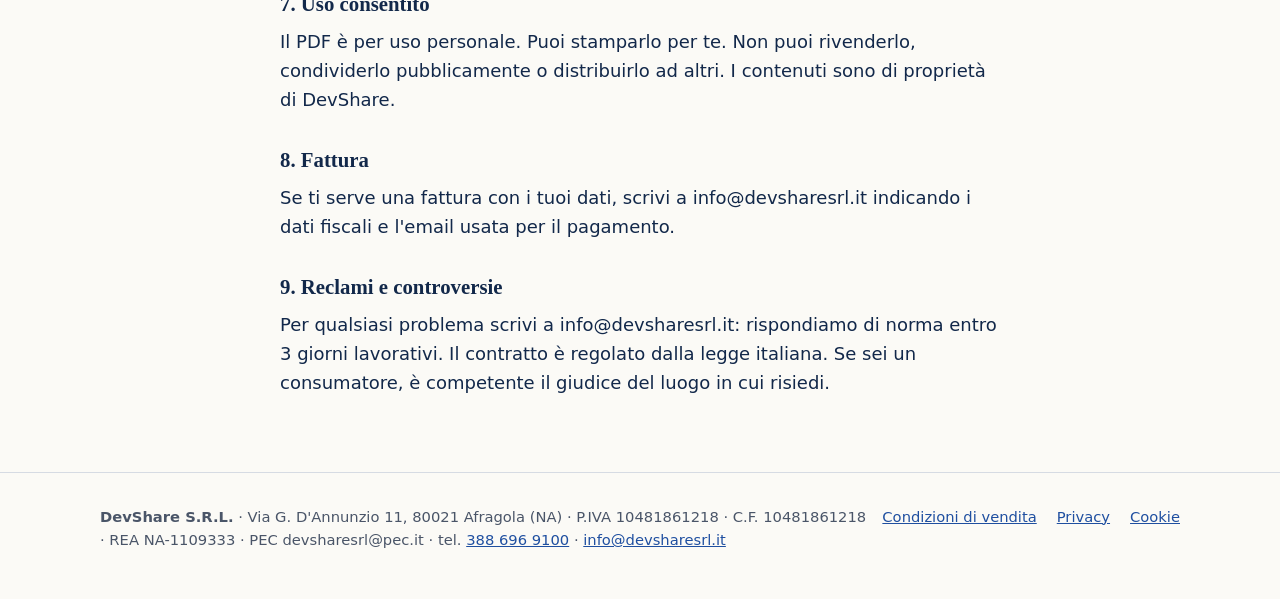
<file: vlrifw44kqo34eb7luow/legal/termini.html>
<!doctype html>
<html lang="it">
<head>
<meta charset="utf-8">
<meta name="viewport" content="width=device-width, initial-scale=1">
<meta http-equiv="Content-Security-Policy" content="default-src 'self'; script-src 'self'; style-src 'self'; img-src 'self' data:; font-src 'self'; connect-src 'self'; object-src 'none'; base-uri 'self'; form-action 'none'; upgrade-insecure-requests">
<meta name="referrer" content="strict-origin-when-cross-origin">
<meta name="robots" content="noindex, nofollow, noarchive">
<meta name="description" content="Condizioni di vendita del corso PDF Computer Senza Paura di DevShare S.R.L.: prezzo, consegna, recesso, garanzia.">
<title>Condizioni di vendita · Computer Senza Paura</title>
<link rel="icon" href="../assets/favicon.svg" type="image/svg+xml">
<link rel="stylesheet" href="../styles.css">
</head>
<body>
<header class="top"><div class="wrap top-in"><a class="brand" href="../">Computer Senza Paura<small>un corso DevShare S.R.L.</small></a></div></header>
<main class="wrap doc">
<h1>Condizioni di vendita</h1>
<p class="small">Versione 2026-10-10</p>
<h2>1. Chi vende</h2>
<p>DevShare S.R.L., Via G. D'Annunzio 11, 80021 Afragola (NA), P.IVA 10481861218, PEC devsharesrl@pec.it, tel. <a href="tel:+393886969100">388 696 9100</a>, email info@devsharesrl.it, C.F. 10481861218, REA NA-1109333 (di seguito «DevShare»).</p>
<h2>2. Cosa vendiamo</h2>
<p>«Computer Senza Paura» è un manuale in formato PDF (contenuto digitale non fornito su supporto materiale). Contiene lezioni, esercizi, checklist e un test finale. Non include lezioni dal vivo né assistenza tecnica sul tuo computer. Il file è un PDF di 28 pagine, senza protezioni tecniche (DRM). Si apre con qualsiasi lettore PDF gratuito su computer, tablet o telefono. Gli esempi sono fatti su Windows: su Mac molti passaggi sono simili, ma le schermate sono diverse.</p>
<h2>3. Prezzo e pagamento</h2>
<p>Il prezzo è quello indicato sulla pagina al momento dell'acquisto ed è il prezzo finale, IVA inclusa. Paghi con carta tramite Stripe o con PayPal, sulle loro pagine sicure. DevShare non riceve né conserva i dati della tua carta.</p>
<h2>4. Come si conclude il contratto e come ricevi il corso</h2>
<p>Il contratto si conclude quando il pagamento va a buon fine. Subito dopo vieni portato a una pagina da cui scaricare il PDF. Ricevi da Stripe o PayPal la ricevuta del pagamento e da DevShare l'email di conferma del contratto. Se non riesci a scaricare il file, scrivi a info@devsharesrl.it: te lo inviamo per email.</p>
<h2>5. Diritto di recesso</h2>
<p>Normalmente il consumatore può recedere entro 14 giorni. Per i contenuti digitali forniti subito, però, l'art. 59, comma 1, lettera o) del Codice del Consumo (D.Lgs. 206/2005) esclude il recesso quando la fornitura inizia con il tuo accordo espresso e con la tua presa d'atto che così perdi il diritto di recesso.</p>
<p>Prima di pagare ti chiediamo di dare questo accordo spuntando una casella: senza la spunta il pagamento non si apre. Registriamo data e ora del consenso, la versione di queste condizioni e il testo della casella. Dopo il pagamento ti mandiamo un'email di conferma con queste condizioni e con la conferma del tuo accordo.</p>
<h2>6. Garanzia di conformità</h2>
<p>Restano i tuoi diritti di legge se il contenuto digitale non è conforme (artt. 135-octies e seguenti del Codice del Consumo). Se il file è danneggiato, incompleto o non si apre, scrivici: lo sostituiamo e, se non è possibile, ti rimborsiamo.</p>
<h2>7. Uso consentito</h2>
<p>Il PDF è per uso personale. Puoi stamparlo per te. Non puoi rivenderlo, condividerlo pubblicamente o distribuirlo ad altri. I contenuti sono di proprietà di DevShare.</p>
<h2>8. Fattura</h2>
<p>Se ti serve una fattura con i tuoi dati, scrivi a info@devsharesrl.it indicando i dati fiscali e l'email usata per il pagamento.</p>
<h2>9. Reclami e controversie</h2>
<p>Per qualsiasi problema scrivi a info@devsharesrl.it: rispondiamo di norma entro 3 giorni lavorativi. Il contratto è regolato dalla legge italiana. Se sei un consumatore, è competente il giudice del luogo in cui risiedi.</p>
</main>
<footer class="foot"><div class="wrap foot-in"><div><p><strong>DevShare S.R.L.</strong> · Via G. D'Annunzio 11, 80021 Afragola (NA) · P.IVA 10481861218 · C.F. 10481861218 · REA NA-1109333 · PEC devsharesrl@pec.it · tel. <a href="tel:+393886969100">388 696 9100</a> · <a href="mailto:info@devsharesrl.it">info@devsharesrl.it</a></p></div>
<ul class="foot-links"><li><a href="../legal/termini.html">Condizioni di vendita</a></li><li><a href="../legal/privacy.html">Privacy</a></li><li><a href="../legal/cookie.html">Cookie</a></li></ul></div></footer>
</body>
</html>
</file>
<file: vlrifw44kqo34eb7luow/styles.css>
:root{--paper:#fbfaf6;--paper2:#e9edf3;--ink:#12284a;--muted:#4a5568;--accent:#f2c94c;--accent-d:#1f4fa0;--line:#d6dbe3;
--serif:Charter,"Bitstream Charter","Sitka Text",Cambria,Georgia,serif;--sans:system-ui,-apple-system,"Segoe UI",Roboto,"Helvetica Neue",Arial,sans-serif}
*{box-sizing:border-box}
html{-webkit-text-size-adjust:100%}
body{margin:0;background:var(--paper);color:var(--ink);font:18px/1.6 var(--sans)}
img{max-width:100%;height:auto;display:block}
a{color:var(--accent-d)}
h1,h2,h3{font-family:var(--serif);font-weight:700;line-height:1.15;margin:0 0 .6em}
h1{font-size:clamp(2.2rem,8vw,3.8rem);letter-spacing:-.01em}
h2{font-size:clamp(1.5rem,5vw,2.2rem)}
h3{font-size:1.2rem;margin-bottom:.3em}
p{margin:0 0 1em}
.wrap{max-width:1120px;margin:0 auto;padding:0 20px}
.skip{position:absolute;left:-999px}.skip:focus{left:10px;top:10px;background:#fff;padding:8px;z-index:9}
.top{border-bottom:1px solid var(--line);background:var(--paper)}
.top-in{display:flex;justify-content:space-between;align-items:center;min-height:64px;gap:12px}
.brand{font-family:var(--serif);font-weight:700;font-size:1.15rem;color:var(--ink);text-decoration:none;line-height:1.1}
.brand small{display:block;font:400 .75rem var(--sans);color:var(--muted);margin-top:2px}
.top-buy{font-weight:600;font-size:.95rem;color:var(--ink);border:2px solid var(--ink);padding:6px 12px;border-radius:4px;text-decoration:none;white-space:nowrap}
.kicker{text-transform:uppercase;letter-spacing:.08em;font-size:.8rem;font-weight:700;color:var(--accent-d);margin-bottom:.8em}
.hero{display:grid;gap:28px;padding-top:36px;padding-bottom:48px}
.lead{font-size:1.15rem;color:var(--muted);max-width:34em}
.price-row{display:flex;flex-wrap:wrap;align-items:center;gap:16px 22px;margin-top:8px}
.price-note{font-size:.9rem;color:var(--muted);margin:0}
.hero-img img{border-radius:4px;box-shadow:12px 12px 0 var(--paper2)}
.btn{display:inline-block;background:var(--accent);color:var(--ink);font-weight:700;text-decoration:none;padding:14px 22px;border-radius:4px;border:2px solid var(--accent);font-size:1.05rem;cursor:pointer}
.btn:hover{background:#e0b42e;border-color:#e0b42e}
.btn-alt{background:transparent;color:var(--ink);border-color:var(--ink)}
.btn-alt:hover{background:var(--ink);color:#fff;border-color:var(--ink)}
.btn:disabled{opacity:.45;cursor:not-allowed}
button.btn{font-family:inherit;line-height:1.3}
.iva{font:600 1rem var(--sans);color:var(--muted);vertical-align:middle}
.band{background:var(--ink);color:var(--paper);padding:48px 0}
.band a{color:#f2c94c}
.two{display:grid;gap:24px}
.plain{list-style:none;padding:0;margin:0;font-family:var(--serif);font-size:1.15rem}
.plain li{padding:10px 0;border-bottom:1px solid #2c4470}
.section{padding-top:56px;padding-bottom:56px}
.intro{max-width:40em;color:var(--muted)}
.chapters{list-style:none;padding:0;margin:28px 0 12px;border-top:2px solid var(--ink)}
.chapters li{display:flex;gap:18px;padding:20px 0;border-bottom:1px solid var(--line)}
.chapters .n{font-family:var(--serif);font-size:2rem;line-height:1;color:var(--accent-d);min-width:1.2em}
.chapters p{margin:0;color:var(--muted)}
.small{font-size:.88rem;color:var(--muted)}
.band .small{color:#c4cddb}
.pages{max-width:760px;display:grid;grid-template-columns:repeat(3,1fr);gap:14px;margin-top:20px}
.page{margin:0}
.page figcaption{font-size:.85rem;color:var(--muted);margin-top:8px}
.ph-in{aspect-ratio:210/297;background:#fff;border:1px solid var(--line);display:flex;flex-direction:column;justify-content:center;align-items:center;text-align:center;padding:10px;font-size:.8rem;gap:4px;background-image:repeating-linear-gradient(0deg,transparent 0 14px,#eee8dd 14px 15px)}
.ph-in b{font-family:var(--serif);font-size:1rem}
.ph-in em{color:var(--accent-d);font-style:normal;font-weight:600}
.checks{list-style:none;padding:0;margin:0}
.checks li{padding:10px 0 10px 30px;position:relative;border-bottom:1px solid #2c4470}
.checks li::before{content:"";position:absolute;left:4px;top:18px;width:12px;height:7px;border-left:3px solid #f2c94c;border-bottom:3px solid #f2c94c;transform:rotate(-45deg)}
.buy-box{background:#fff;border:2px solid var(--ink);padding:28px 22px;max-width:640px}
.big-price{font-family:var(--serif);font-size:4rem;line-height:1;margin:0 0 .1em}
.consent{margin:22px 0 18px;padding:14px;background:var(--paper);border-left:4px solid var(--ink)}
.consent{display:flex;gap:12px;align-items:flex-start}.consent label{font-size:.95rem;cursor:pointer}
.consent input{width:26px;height:26px;flex:none;margin:2px 0 0;accent-color:var(--ink)}
.consent input:focus-visible{outline:3px solid var(--accent-d);outline-offset:3px}
.demo{background:#fff3c4;border:2px dashed var(--ink);padding:12px 16px;margin:16px 0}
.pay{display:flex;flex-wrap:wrap;gap:12px;margin-bottom:10px}
.pay .btn{flex:1 1 200px;text-align:center}
details{border-bottom:1px solid var(--line);padding:14px 0}
details:first-of-type{border-top:2px solid var(--ink)}
summary{cursor:pointer;font-weight:600;font-size:1.05rem}
details p{margin:10px 0 0;color:var(--muted)}
.foot{border-top:1px solid var(--line);padding:32px 0;font-size:.92rem;color:var(--muted)}
.foot-in{display:grid;gap:16px}
.foot-links{list-style:none;padding:0;margin:0;display:flex;flex-wrap:wrap;gap:8px 20px}
.doc{max-width:760px;padding-top:36px;padding-bottom:56px}
.doc h2{font-size:1.3rem;margin-top:1.6em}
.download{background:#fff;border:2px solid var(--ink);padding:24px;margin:24px 0}
:focus-visible{outline:3px solid var(--accent-d);outline-offset:2px}
@media (min-width:900px){
 .hero{grid-template-columns:1.05fr 1fr;align-items:center;padding-top:64px;padding-bottom:80px}
 .two{grid-template-columns:1fr 1fr;gap:56px}
 .foot-in{grid-template-columns:1fr auto}
}
@media (max-width:420px){.pages{grid-template-columns:repeat(3,1fr);gap:8px}.ph-in{font-size:.65rem}}

.chapters{columns:1}
@media (min-width:900px){.chapters{display:grid;grid-template-columns:1fr 1fr;column-gap:48px}}
.page img{border:1px solid var(--line);box-shadow:4px 4px 0 var(--paper2)}
.links{list-style:none;padding:0;margin:0;display:flex;flex-wrap:wrap;gap:10px 24px;font-weight:600}
</file>
